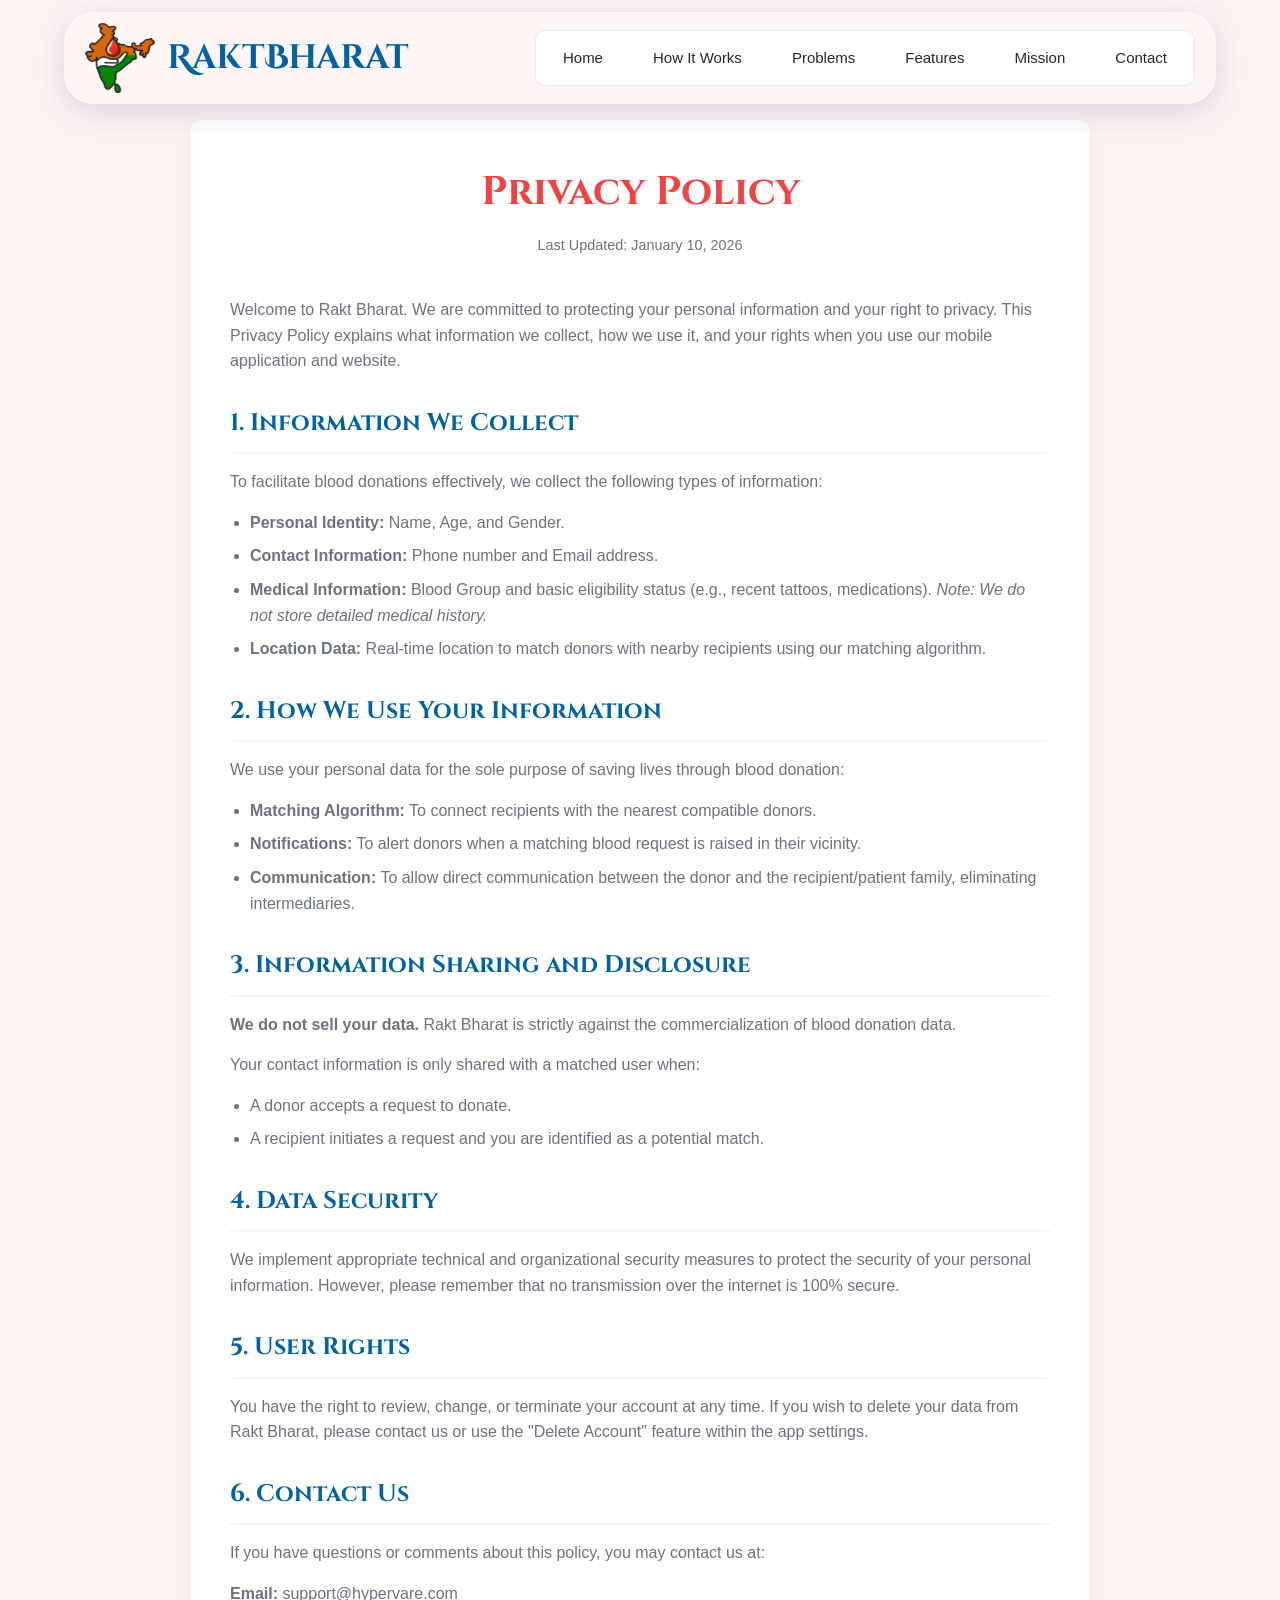
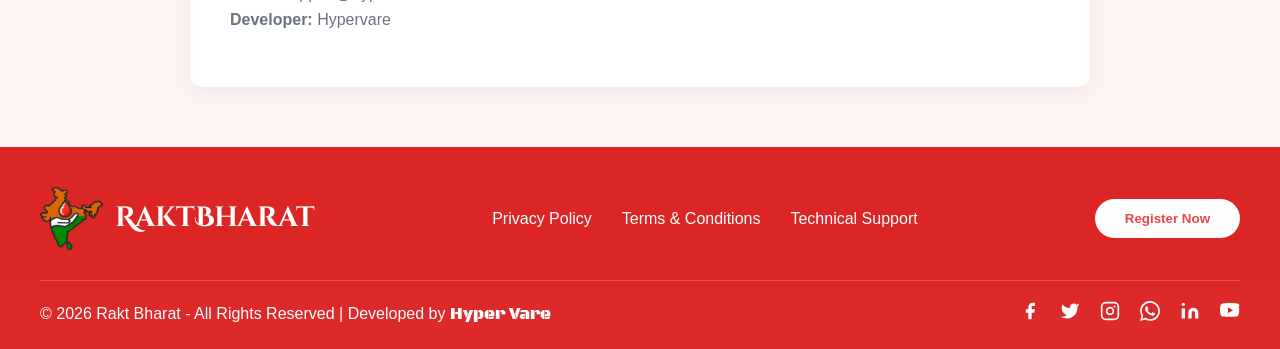
<file: privacy.html>
<!DOCTYPE html>
<html lang="en">

<head>
    <meta charset="UTF-8">
    <meta name="viewport" content="width=device-width, initial-scale=1.0">
    <title>Privacy Policy - RaktBharat</title>
    <meta name="description" content="Privacy Policy for Rakt Bharat Application.">
    <link rel="shortcut icon" href="/Assets/raktBharat.png" type="image/x-icon">
    <link href="https://fonts.googleapis.com/css2?family=Cinzel:wght@400;600;700&display=swap" rel="stylesheet">
    <link rel="preconnect" href="https://fonts.googleapis.com">
    <link rel="preconnect" href="https://fonts.gstatic.com" crossorigin>
    <link href="https://fonts.googleapis.com/css2?family=Cinzel+Decorative:wght@400;700;900&family=Poppins:ital,wght@0,100;0,200;0,300;0,400;0,500;0,600;0,700;0,800;0,900;1,100;1,200;1,300;1,400;1,500;1,600;1,700;1,800;1,900&display=swap" rel="stylesheet">
    <link rel="preconnect" href="https://fonts.googleapis.com">
    <link rel="preconnect" href="https://fonts.gstatic.com" crossorigin>
    <link href="https://fonts.googleapis.com/css2?family=Black+Ops+One&family=Cinzel+Decorative:wght@400;700;900&family=Playwrite+IN:wght@100..400&family=Poppins:ital,wght@0,100;0,200;0,300;0,400;0,500;0,600;0,700;0,800;0,900;1,100;1,200;1,300;1,400;1,500;1,600;1,700;1,800;1,900&display=swap" rel="stylesheet">
    <link rel="stylesheet" href="styles.css">
    <link href="https://unpkg.com/aos@2.3.4/dist/aos.css" rel="stylesheet">

</head>

<body>
    <!-- navigation -->
    <nav class="navbar">
        <div class="nav-container" data-aos="fade-down">
            <a href="index.html" class="logo">
                <img src="/Assets/raktBharat.png" alt="RaktBharat Logo">
                <span>RaktBharat</span>
            </a>
            <!-- Hamburger (MOBILE ONLY) -->
            <button class="menu-toggle" aria-label="Open menu" aria-expanded="false">
                <span class="menu-bar"></span>
                <span class="menu-bar"></span>
                <span class="menu-bar"></span>
            </button>
            <div class="nav-menu">
                <a href="index.html#home">Home</a>
                <a href="index.html#how-it-works">How It Works</a>
                <a href="index.html#problems">Problems</a>
                <a href="index.html#features">Features</a>
                <a href="index.html#mission">Mission</a>
                <a href="index.html#contact">Contact</a>
            </div>
        </div>
    </nav>

    <!-- Legal Section -->
    <section class="legal-section">
        <div class="legal-container" data-aos="fade-up">
            <h1 class="legal-title">Privacy Policy</h1>
            <p class="last-updated">Last Updated: January 10, 2026</p>

            <div class="legal-content">
                <p>Welcome to Rakt Bharat. We are committed to protecting your personal information and your right to
                    privacy. This Privacy Policy explains what information we collect, how we use it, and your rights
                    when you use our mobile application and website.</p>

                <h2>1. Information We Collect</h2>
                <p>To facilitate blood donations effectively, we collect the following types of information:</p>
                <ul>
                    <li><strong>Personal Identity:</strong> Name, Age, and Gender.</li>
                    <li><strong>Contact Information:</strong> Phone number and Email address.</li>
                    <li><strong>Medical Information:</strong> Blood Group and basic eligibility status (e.g., recent
                        tattoos, medications). <em>Note: We do not store detailed medical history.</em></li>
                    <li><strong>Location Data:</strong> Real-time location to match donors with nearby recipients using
                        our matching algorithm.</li>
                </ul>

                <h2>2. How We Use Your Information</h2>
                <p>We use your personal data for the sole purpose of saving lives through blood donation:</p>
                <ul>
                    <li><strong>Matching Algorithm:</strong> To connect recipients with the nearest compatible donors.
                    </li>
                    <li><strong>Notifications:</strong> To alert donors when a matching blood request is raised in their
                        vicinity.</li>
                    <li><strong>Communication:</strong> To allow direct communication between the donor and the
                        recipient/patient family, eliminating intermediaries.</li>
                </ul>

                <h2>3. Information Sharing and Disclosure</h2>
                <p><strong>We do not sell your data.</strong> Rakt Bharat is strictly against the commercialization of
                    blood donation data.</p>
                <p>Your contact information is only shared with a matched user when:</p>
                <ul>
                    <li>A donor accepts a request to donate.</li>
                    <li>A recipient initiates a request and you are identified as a potential match.</li>
                </ul>

                <h2>4. Data Security</h2>
                <p>We implement appropriate technical and organizational security measures to protect the security of
                    your personal information. However, please remember that no transmission over the internet is 100%
                    secure.</p>

                <h2>5. User Rights</h2>
                <p>You have the right to review, change, or terminate your account at any time. If you wish to delete
                    your data from Rakt Bharat, please contact us or use the "Delete Account" feature within the app
                    settings.</p>

                <h2>6. Contact Us</h2>
                <p>If you have questions or comments about this policy, you may contact us at:</p>
                <p><strong>Email:</strong> support@hypervare.com<br>
                    <strong>Developer:</strong> Hypervare
                </p>
            </div>
        </div>
    </section>

    <!-- Footer -->
    <footer class="footer">
        <div class="footer-container">
            <div class="footer-left">
                <img src="/Assets/raktBharat.png" alt="RaktBharat Logo" class="footer-logo">
                <span class="footer-brand">RaktBharat</span>
            </div>
    
            <div class="footer-center">
                <a href="privacy.html">Privacy Policy</a>
    
                <a href="terms.html">Terms & Conditions</a>
    
                <a href="https://hypervare.com/contact/" target="_blank" rel="noopener noreferrer">Technical Support</a>
            </div>
    
            <div class="footer-right">
    
                <!-- <button style="display: flex; align-items: center; gap: 8px;" class="cta-button">Ready to get started <span style="font-size: 18px;">➞</span></button> -->
    
                <a href="https://raktbharat.life/create/user" style="text-decoration: none;">
                    <button class="cta-button">Register Now</button>
                </a>
            </div>
        </div>
        <div class="footer-bottom">
            <p>&copy; 2026 Rakt Bharat - All Rights Reserved | Developed by <a href="https://hypervare.com/"
                    style="text-decoration: none;"> <span id="hypervare-brand">Hyper Vare</span></a></p>
            <div class="social-links">
                <a href="https://www.facebook.com/people/Rakt-Bharat/61579596333370/" target="_blank"
                    rel="noopener noreferrer" aria-label="Facebook">
                    <svg width="20" height="20" fill="white" viewBox="0 0 24 24">
                        <path d="M18 2h-3a5 5 0 00-5 5v3H7v4h3v8h4v-8h3l1-4h-4V7a1 1 0 011-1h3z" />
                    </svg>
                </a>
    
                <a href="https://x.com/RaktBharat?t=fxhAiiFDmLee1asrWev5tA&s=09" target="_blank" rel="noopener noreferrer"
                    aria-label="Twitter">
                    <svg width="20" height="20" fill="white" viewBox="0 0 24 24">
                        <path
                            d="M23 3a10.9 10.9 0 01-3.14 1.53 4.48 4.48 0 00-7.86 3v1A10.66 10.66 0 013 4s-4 9 5 13a11.64 11.64 0 01-7 2c9 5 20 0 20-11.5a4.5 4.5 0 00-.08-.83A7.72 7.72 0 0023 3z" />
                    </svg>
                </a>
    
                <a href="https://www.instagram.com/raktbharat/" target="_blank" rel="noopener noreferrer"
                    aria-label="Instagram" class="social-icon instagram">
    
                    <svg viewBox="0 0 24 24" width="20" height="20">
                        <!-- Camera outline -->
                        <rect x="2" y="2" width="20" height="20" rx="5" ry="5" fill="none" stroke="white"
                            stroke-width="2" />
    
                        <!-- Lens -->
                        <circle cx="12" cy="12" r="4" fill="none" stroke="white" stroke-width="2" />
    
                        <!-- Flash dot -->
                        <circle cx="17.5" cy="6.5" r="1.2" fill="white" />
                    </svg>
    
                </a>
    
                <a href="https://api.whatsapp.com/send/?phone=917568636889&type=phone_number&app_absent=0" target="_blank"
                    rel="noopener noreferrer" aria-label="WhatsApp">
                    <svg width="20" height="20" fill="white" viewBox="0 0 24 24">
                        <path
                            d="M.057 24l1.687-6.163c-1.041-1.804-1.588-3.849-1.587-5.946.003-6.556 5.338-11.891 11.893-11.891 3.181.001 6.167 1.24 8.413 3.488 2.245 2.248 3.481 5.236 3.48 8.414-.003 6.557-5.338 11.892-11.893 11.892-1.99-.001-3.951-.5-5.688-1.448l-6.305 1.654zm6.597-3.807c1.676.995 3.276 1.591 5.392 1.592 5.448 0 9.886-4.434 9.889-9.885.002-5.298-4.3-9.886-9.891-9.886-5.452 0-9.887 4.434-9.889 9.884-.001 2.225.651 3.891 1.746 5.634l-.999 3.648 3.742-.981zm11.387-5.464c-.074-.124-.272-.198-.57-.347-.297-.149-1.758-.868-2.031-.967-.272-.099-.47-.149-.669.149-.198.297-.768.967-.941 1.165-.173.198-.347.223-.644.074-.297-.149-1.255-.462-2.39-1.475-.883-.788-1.48-1.761-1.653-2.059-.173-.297-.018-.458.13-.606.134-.133.297-.347.446-.521.151-.172.2-.296.3-.495.099-.198.05-.372-.025-.521-.075-.148-.669-1.611-.916-2.206-.242-.579-.487-.501-.669-.51l-.57-.01c-.198 0-.52.074-.792.372-.272.297-1.04 1.016-1.04 2.479 0 1.462 1.065 2.875 1.213 3.074.149.198 2.095 3.2 5.076 4.487 2.979 1.288 2.979.859 3.523.809.546-.05 1.759-.718 2.006-1.412.248-.695.248-1.29.173-1.414z" />
                    </svg>
                </a>
    
                <a href="https://www.linkedin.com/in/rakt-bharat-27b863380/?utm_source=share&utm_campaign=share_via&utm_content=profile&utm_medium=android_app"
                    target="_blank" rel="noopener noreferrer" aria-label="LinkedIn">
                    <svg width="20" height="20" fill="white" viewBox="0 0 24 24">
                        <path d="M16 8a6 6 0 016 6v7h-4v-7a2 2 0 00-4 0v7h-4v-7a6 6 0 016-6z" />
                        <rect x="2" y="9" width="4" height="12" />
                        <circle cx="4" cy="4" r="2" />
                    </svg>
                </a>
    
                <a href="https://www.youtube.com/channel/UC39kq3A71HzUto5qg4kjqjQ" target="_blank" rel="noopener noreferrer"
                    aria-label="YouTube">
                    <svg width="20" height="20" fill="white" viewBox="0 0 24 24">
                        <path
                            d="M23.5 6.2s-.2-1.6-.9-2.3c-.8-.9-1.7-.9-2.1-1C17.6 2.5 12 2.5 12 2.5h0s-5.6 0-8.5.4c-.4.1-1.3.1-2.1 1-.7.7-.9 2.3-.9 2.3S0 8 0 9.8v1.9c0 1.8.5 3.6.5 3.6s.2 1.6.9 2.3c.8.9 1.9.9 2.4 1 1.7.2 7.2.4 7.2.4s5.6 0 8.5-.4c.4-.1 1.3-.1 2.1-1 .7-.7.9-2.3.9-2.3s.5-1.8.5-3.6V9.8c0-1.8-.5-3.6-.5-3.6zM9.5 14.6V7.4l6.2 3.6-6.2 3.6z" />
                    </svg>
                </a>
            </div>
        </div>
    </footer>

    <!-- Scroll to Top Button -->
    <button id="scrollToTopBtn" class="scroll-top" aria-label="Scroll to top">
        <svg class="progress-ring" width="64" height="64">
            <circle class="progress-ring__circle" stroke-width="4" fill="transparent" r="30" cx="32" cy="32" />
        </svg>

        <span class="scroll-inner">
            <svg viewBox="0 0 24 24">
                <path d="M12 17V7M7.5 11.5L12 7L16.5 11.5" fill="none" stroke="white" stroke-width="3"
                    stroke-linecap="round" stroke-linejoin="round" />
            </svg>
        </span>
    </button>

    <script src="https://unpkg.com/aos@2.3.4/dist/aos.js"></script>
    <script src="script.js"></script>

</body>

</html>
</file>
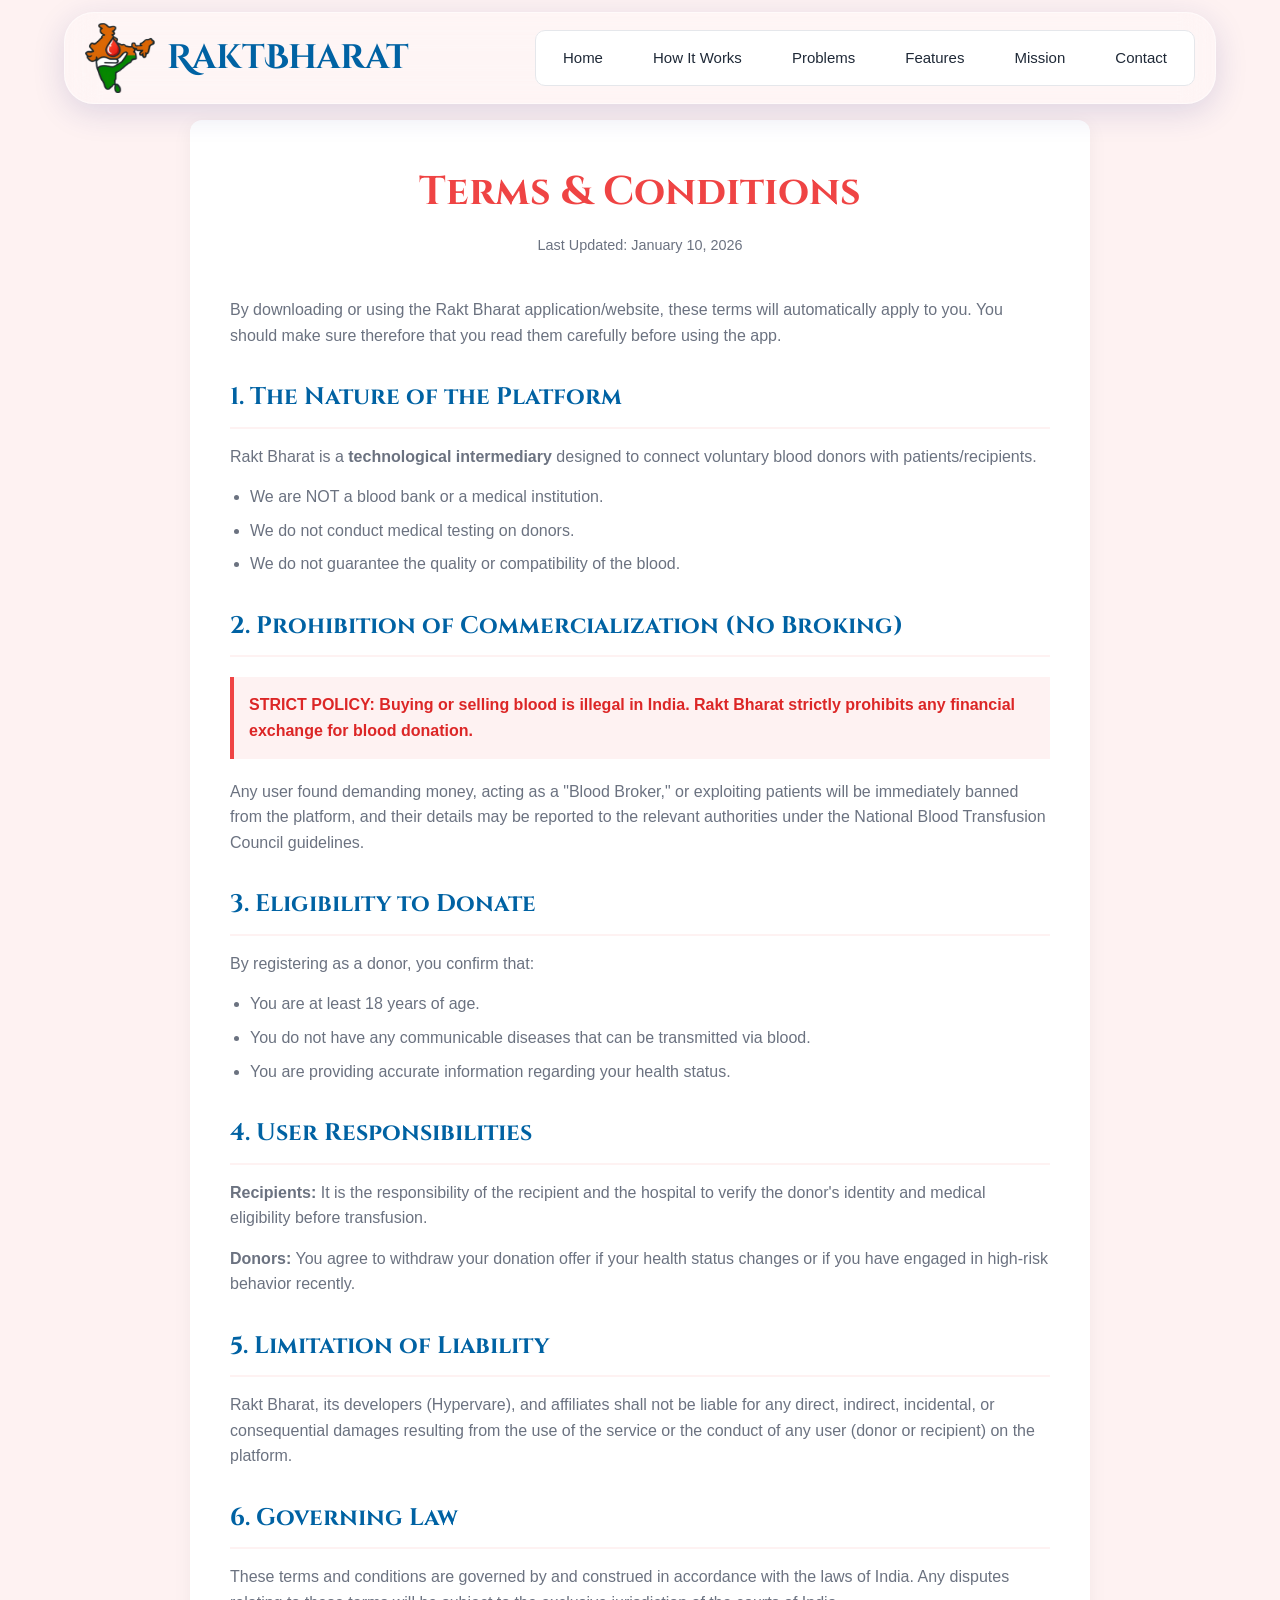
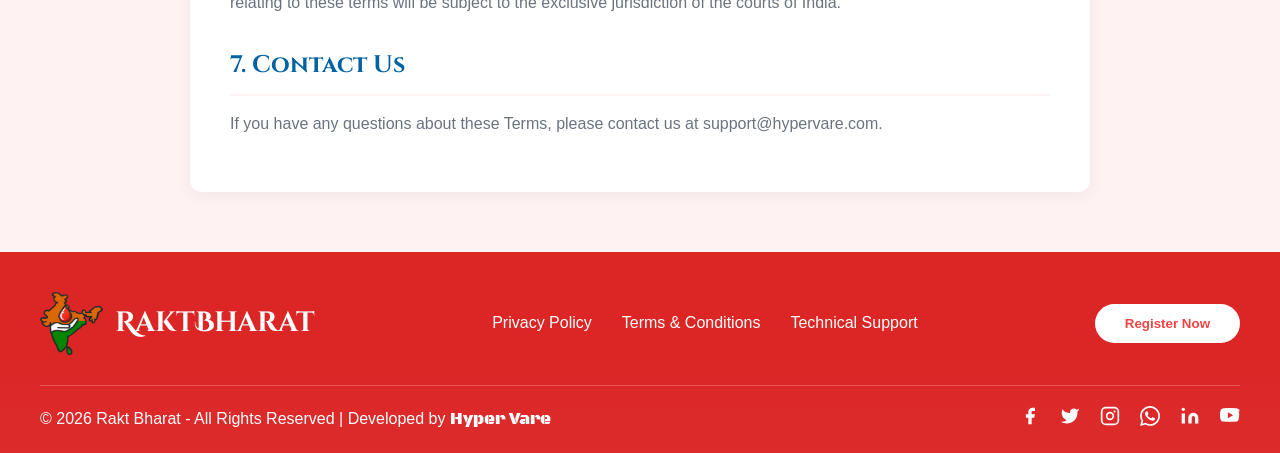
<file: terms.html>
<!DOCTYPE html>
<html lang="en">

<head>
    <meta charset="UTF-8">
    <meta name="viewport" content="width=device-width, initial-scale=1.0">
    <title>Terms & Conditions - RaktBharat</title>
    <meta name="description" content="Terms and Conditions for using Rakt Bharat.">
    <link rel="shortcut icon" href="/Assets/raktBharat.png" type="image/x-icon">
    <link href="https://fonts.googleapis.com/css2?family=Cinzel:wght@400;600;700&display=swap" rel="stylesheet">
    <link rel="preconnect" href="https://fonts.googleapis.com">
    <link rel="preconnect" href="https://fonts.gstatic.com" crossorigin>
    <link href="https://fonts.googleapis.com/css2?family=Cinzel+Decorative:wght@400;700;900&family=Poppins:ital,wght@0,100;0,200;0,300;0,400;0,500;0,600;0,700;0,800;0,900;1,100;1,200;1,300;1,400;1,500;1,600;1,700;1,800;1,900&display=swap" rel="stylesheet">
    <link rel="preconnect" href="https://fonts.googleapis.com">
    <link rel="preconnect" href="https://fonts.gstatic.com" crossorigin>
    <link href="https://fonts.googleapis.com/css2?family=Black+Ops+One&family=Cinzel+Decorative:wght@400;700;900&family=Playwrite+IN:wght@100..400&family=Poppins:ital,wght@0,100;0,200;0,300;0,400;0,500;0,600;0,700;0,800;0,900;1,100;1,200;1,300;1,400;1,500;1,600;1,700;1,800;1,900&display=swap" rel="stylesheet">
    <link rel="stylesheet" href="styles.css">
    <link href="https://unpkg.com/aos@2.3.4/dist/aos.css" rel="stylesheet">

</head>

<body>
    <!-- navigation -->
    <nav class="navbar">
        <div class="nav-container" data-aos="fade-down">
            <a href="index.html" class="logo">
                <img src="/Assets/raktBharat.png" alt="RaktBharat Logo">
                <span>RaktBharat</span>
            </a>
            <!-- Hamburger (MOBILE ONLY) -->
            <button class="menu-toggle" aria-label="Open menu" aria-expanded="false">
                <span class="menu-bar"></span>
                <span class="menu-bar"></span>
                <span class="menu-bar"></span>
            </button>
            <div class="nav-menu">
                <a href="index.html#home">Home</a>
                <a href="index.html#how-it-works">How It Works</a>
                <a href="index.html#problems">Problems</a>
                <a href="index.html#features">Features</a>
                <a href="index.html#mission">Mission</a>
                <a href="index.html#contact">Contact</a>
            </div>
        </div>
    </nav>

    <!-- Legal Section -->
    <section class="legal-section">
        <div class="legal-container" data-aos="fade-up">
            <h1 class="legal-title">Terms & Conditions</h1>
            <p class="last-updated">Last Updated: January 10, 2026</p>

            <div class="legal-content">
                <p>By downloading or using the Rakt Bharat application/website, these terms will automatically apply to
                    you. You should make sure therefore that you read them carefully before using the app.</p>

                <h2>1. The Nature of the Platform</h2>
                <p>Rakt Bharat is a <strong>technological intermediary</strong> designed to connect voluntary blood
                    donors with patients/recipients. </p>
                <ul>
                    <li>We are NOT a blood bank or a medical institution.</li>
                    <li>We do not conduct medical testing on donors.</li>
                    <li>We do not guarantee the quality or compatibility of the blood.</li>
                </ul>

                <h2>2. Prohibition of Commercialization (No Broking)</h2>
                <div class="alert-box">
                    STRICT POLICY: Buying or selling blood is illegal in India. Rakt Bharat strictly prohibits any
                    financial exchange for blood donation.
                </div>
                <p>Any user found demanding money, acting as a "Blood Broker," or exploiting patients will be
                    immediately banned from the platform, and their details may be reported to the relevant authorities
                    under the National Blood Transfusion Council guidelines.</p>

                <h2>3. Eligibility to Donate</h2>
                <p>By registering as a donor, you confirm that:</p>
                <ul>
                    <li>You are at least 18 years of age.</li>
                    <li>You do not have any communicable diseases that can be transmitted via blood.</li>
                    <li>You are providing accurate information regarding your health status.</li>
                </ul>

                <h2>4. User Responsibilities</h2>
                <p><strong>Recipients:</strong> It is the responsibility of the recipient and the hospital to verify the
                    donor's identity and medical eligibility before transfusion.</p>
                <p><strong>Donors:</strong> You agree to withdraw your donation offer if your health status changes or
                    if you have engaged in high-risk behavior recently.</p>

                <h2>5. Limitation of Liability</h2>
                <p>Rakt Bharat, its developers (Hypervare), and affiliates shall not be liable for any direct, indirect,
                    incidental, or consequential damages resulting from the use of the service or the conduct of any
                    user (donor or recipient) on the platform.</p>

                <h2>6. Governing Law</h2>
                <p>These terms and conditions are governed by and construed in accordance with the laws of India. Any
                    disputes relating to these terms will be subject to the exclusive jurisdiction of the courts of
                    India.</p>

                <h2>7. Contact Us</h2>
                <p>If you have any questions about these Terms, please contact us at support@hypervare.com.</p>
            </div>
        </div>
    </section>

    <!-- Footer -->
    <footer class="footer">
        <div class="footer-container">
            <div class="footer-left">
                <img src="/Assets/raktBharat.png" alt="RaktBharat Logo" class="footer-logo">
                <span class="footer-brand">RaktBharat</span>
            </div>
    
            <div class="footer-center">
                <a href="privacy.html">Privacy Policy</a>
    
                <a href="terms.html">Terms & Conditions</a>
    
                <a href="https://hypervare.com/contact/" target="_blank" rel="noopener noreferrer">Technical Support</a>
            </div>
    
            <div class="footer-right">
    
                <!-- <button style="display: flex; align-items: center; gap: 8px;" class="cta-button">Ready to get started <span style="font-size: 18px;">➞</span></button> -->
    
                <a href="https://raktbharat.life/create/user" style="text-decoration: none;">
                    <button class="cta-button">Register Now</button>
                </a>
            </div>
        </div>
        <div class="footer-bottom">
            <p>&copy; 2026 Rakt Bharat - All Rights Reserved | Developed by <a href="https://hypervare.com/"
                    style="text-decoration: none;"> <span id="hypervare-brand">Hyper Vare</span></a></p>
            <div class="social-links">
                <a href="https://www.facebook.com/people/Rakt-Bharat/61579596333370/" target="_blank"
                    rel="noopener noreferrer" aria-label="Facebook">
                    <svg width="20" height="20" fill="white" viewBox="0 0 24 24">
                        <path d="M18 2h-3a5 5 0 00-5 5v3H7v4h3v8h4v-8h3l1-4h-4V7a1 1 0 011-1h3z" />
                    </svg>
                </a>
    
                <a href="https://x.com/RaktBharat?t=fxhAiiFDmLee1asrWev5tA&s=09" target="_blank" rel="noopener noreferrer"
                    aria-label="Twitter">
                    <svg width="20" height="20" fill="white" viewBox="0 0 24 24">
                        <path
                            d="M23 3a10.9 10.9 0 01-3.14 1.53 4.48 4.48 0 00-7.86 3v1A10.66 10.66 0 013 4s-4 9 5 13a11.64 11.64 0 01-7 2c9 5 20 0 20-11.5a4.5 4.5 0 00-.08-.83A7.72 7.72 0 0023 3z" />
                    </svg>
                </a>
    
                <a href="https://www.instagram.com/raktbharat/" target="_blank" rel="noopener noreferrer"
                    aria-label="Instagram" class="social-icon instagram">
    
                    <svg viewBox="0 0 24 24" width="20" height="20">
                        <!-- Camera outline -->
                        <rect x="2" y="2" width="20" height="20" rx="5" ry="5" fill="none" stroke="white"
                            stroke-width="2" />
    
                        <!-- Lens -->
                        <circle cx="12" cy="12" r="4" fill="none" stroke="white" stroke-width="2" />
    
                        <!-- Flash dot -->
                        <circle cx="17.5" cy="6.5" r="1.2" fill="white" />
                    </svg>
    
                </a>
    
                <a href="https://api.whatsapp.com/send/?phone=917568636889&type=phone_number&app_absent=0" target="_blank"
                    rel="noopener noreferrer" aria-label="WhatsApp">
                    <svg width="20" height="20" fill="white" viewBox="0 0 24 24">
                        <path
                            d="M.057 24l1.687-6.163c-1.041-1.804-1.588-3.849-1.587-5.946.003-6.556 5.338-11.891 11.893-11.891 3.181.001 6.167 1.24 8.413 3.488 2.245 2.248 3.481 5.236 3.48 8.414-.003 6.557-5.338 11.892-11.893 11.892-1.99-.001-3.951-.5-5.688-1.448l-6.305 1.654zm6.597-3.807c1.676.995 3.276 1.591 5.392 1.592 5.448 0 9.886-4.434 9.889-9.885.002-5.298-4.3-9.886-9.891-9.886-5.452 0-9.887 4.434-9.889 9.884-.001 2.225.651 3.891 1.746 5.634l-.999 3.648 3.742-.981zm11.387-5.464c-.074-.124-.272-.198-.57-.347-.297-.149-1.758-.868-2.031-.967-.272-.099-.47-.149-.669.149-.198.297-.768.967-.941 1.165-.173.198-.347.223-.644.074-.297-.149-1.255-.462-2.39-1.475-.883-.788-1.48-1.761-1.653-2.059-.173-.297-.018-.458.13-.606.134-.133.297-.347.446-.521.151-.172.2-.296.3-.495.099-.198.05-.372-.025-.521-.075-.148-.669-1.611-.916-2.206-.242-.579-.487-.501-.669-.51l-.57-.01c-.198 0-.52.074-.792.372-.272.297-1.04 1.016-1.04 2.479 0 1.462 1.065 2.875 1.213 3.074.149.198 2.095 3.2 5.076 4.487 2.979 1.288 2.979.859 3.523.809.546-.05 1.759-.718 2.006-1.412.248-.695.248-1.29.173-1.414z" />
                    </svg>
                </a>
    
                <a href="https://www.linkedin.com/in/rakt-bharat-27b863380/?utm_source=share&utm_campaign=share_via&utm_content=profile&utm_medium=android_app"
                    target="_blank" rel="noopener noreferrer" aria-label="LinkedIn">
                    <svg width="20" height="20" fill="white" viewBox="0 0 24 24">
                        <path d="M16 8a6 6 0 016 6v7h-4v-7a2 2 0 00-4 0v7h-4v-7a6 6 0 016-6z" />
                        <rect x="2" y="9" width="4" height="12" />
                        <circle cx="4" cy="4" r="2" />
                    </svg>
                </a>
    
                <a href="https://www.youtube.com/channel/UC39kq3A71HzUto5qg4kjqjQ" target="_blank" rel="noopener noreferrer"
                    aria-label="YouTube">
                    <svg width="20" height="20" fill="white" viewBox="0 0 24 24">
                        <path
                            d="M23.5 6.2s-.2-1.6-.9-2.3c-.8-.9-1.7-.9-2.1-1C17.6 2.5 12 2.5 12 2.5h0s-5.6 0-8.5.4c-.4.1-1.3.1-2.1 1-.7.7-.9 2.3-.9 2.3S0 8 0 9.8v1.9c0 1.8.5 3.6.5 3.6s.2 1.6.9 2.3c.8.9 1.9.9 2.4 1 1.7.2 7.2.4 7.2.4s5.6 0 8.5-.4c.4-.1 1.3-.1 2.1-1 .7-.7.9-2.3.9-2.3s.5-1.8.5-3.6V9.8c0-1.8-.5-3.6-.5-3.6zM9.5 14.6V7.4l6.2 3.6-6.2 3.6z" />
                    </svg>
                </a>
            </div>
        </div>
    </footer>

    <!-- Scroll to Top Button -->
    <button id="scrollToTopBtn" class="scroll-top" aria-label="Scroll to top">
        <svg class="progress-ring" width="64" height="64">
            <circle class="progress-ring__circle" stroke-width="4" fill="transparent" r="30" cx="32" cy="32" />
        </svg>

        <span class="scroll-inner">
            <svg viewBox="0 0 24 24">
                <path d="M12 17V7M7.5 11.5L12 7L16.5 11.5" fill="none" stroke="white" stroke-width="3"
                    stroke-linecap="round" stroke-linejoin="round" />
            </svg>
        </span>
    </button>

    <script src="https://unpkg.com/aos@2.3.4/dist/aos.js"></script>
    <script src="script.js"></script>

</body>

</html>
</file>
<file: styles.css>
* {
  margin: 0;
  padding: 0;
  box-sizing: border-box;
}

html,
body {
  width: 100%;
  max-width: 100%;
  overflow-x: hidden;
}

section {
  margin: 0;
  scroll-margin-top: 100px;
  max-width: 100vw;
  overflow-x: hidden;
}

:root {
  /* Primary - Blood/Urgency */
  --primary-red: #ef4444;
  --secondary-red: #dc2626;
  --deep-red: #b91c1c;

    /* Secondary - Trust/Professional */
  --primary-blue: #0062a3;
  --secondary-blue: #004AAB;

    /* Neutrals */
  --text-dark: #111827;
  --text-gray: #6b7280;
  --bg-light: #fef2f2;
  --bg-blue-light: #eff6ff;
  --bg-white: #ffffff;
  --border-gray: #e5e7eb;
}

body {
  font-family: "Inter", -apple-system, BlinkMacSystemFont, "Segoe UI", sans-serif;
  color: var(--text-dark);
  line-height: 1.6;
  overflow-x: hidden;
}

/* NAVIGATION */
.navbar {
  position: fixed;
  top: 12px;
  left: 50%;
  transform: translateX(-50%);
  width: 90%;
  max-width: 1200px;
  z-index: 1000;
  padding: 10px 20px;
  border-radius: 30px;
  background: rgba(255, 255, 255, 0.25);
  backdrop-filter: blur(16px);
  -webkit-backdrop-filter: blur(16px);
  border: 1px solid rgba(255, 255, 255, 0.5);
  box-shadow: 0 8px 32px 0 rgba(31, 38, 135, 0.15);
  transition: all .3s ease;
}

.nav-container {
  max-width: 1200px;
  margin: 0 auto;
  border: none;
  padding: 0;
  display: flex;
  justify-content: space-between;
  align-items: center;
}

/* Logo - Red for blood theme identity */
.logo {
  display: flex;
  align-items: center;
  gap: 12px;
  text-decoration: none;
  font-size: 34px;
  font-weight: 700;
  font-family: "Cinzel Decorative", serif;
  color: var(--primary-blue);
}

.logo img {
  width: 70px;
  height: 70px;
}

.nav-menu {
  display: flex;
  gap: 2px;
  background: white;
  border: 1px solid var(--border-gray);
  border-radius: 10px;
  padding: 3px;
  align-items: center;
}

.nav-menu a {
  text-decoration: none;
  color: var(--text-dark);
  font-size: 15px;
  padding: 12px 24px;
  border-radius: 8px;
  transition: all 0.2s;
}

.nav-menu a:hover,
.nav-menu a.active {
  background: var(--primary-red);
  color: white;
}

.menu-toggle {
  display: none;
}

/* HERO SECTION */

.hero-section {
  background: var(--bg-white);
  position: relative;
  overflow: hidden;
  isolation: isolate;
  scroll-margin-top: 100px;
  padding-bottom: 40px;
}

.hero-container {
  max-width: 1200px;
  margin-inline: auto;
  padding-inline: clamp(16px, 3vw, 28px);
  max-height: 655px;
  display: grid;
  grid-template-columns: minmax(320px, 1fr) minmax(420px, 560px) minmax(280px, 1fr);
  align-items: center;
  column-gap: clamp(18px, 3vw, 44px);
}

.hero-left {
  justify-self: start;
  align-self: end;
  display: grid;
  place-items: end center;
  width: 90%;
  pointer-events: none;
  transform: translateX(clamp(-250px, -12vw, -180px)) translateY(30px);
  height: 100%;
}

.arm-illustration {
  width: clamp(150px, 34vw, 960px);
  height: auto;
}

.hero-right {
  justify-self: end;
  display: grid;
  place-items: center;
  width: 90%;
  pointer-events: none;
  transform: translateX(clamp(60px, 4vw, 50px));
  position: relative;
  z-index: 3;
}

.blood-bag {
  width: clamp(190px, 19vw, 160px);
  height: auto;
}

.hero-center {
  width: 100%;
  text-align: center;
  z-index: 2;
  display: flex;
  flex-direction: column;
  align-items: center;
  gap: 2px;
}

.hero-title {
  display: flex;
  flex-direction: column;
  align-items: center;
  gap: 2px;
  margin-top: 30px;
}

/* Main title - Bold Red */
.title-blood,
.title-donation {
  font-size: clamp(56px, 5.6vw, 88px);
  font-weight: 800;
  line-height: 0.9;
  color: var(--primary-red);
}

/* "Saves" - Blue for trust/hope */
.title-saves {
  font-size: clamp(44px, 4.6vw, 70px);
  font-weight: 500;
  font-style: italic;
  color: var(--primary-blue);
}

.decorative-dots {
  display: grid;
  justify-items: center;
  row-gap: 2px;
  margin: 5px 0;
}

/* Dots - Red like blood drops */
.decorative-dots::before {
  content: "";
  width: 160px;
  height: 10px;
  background: radial-gradient(circle, var(--primary-red) 5px, transparent 6px) 0 50% / 20px 10px repeat-x;
}


.decorative-dots>.strength-pill {
  padding: 10px 22px;
  border-radius: 999px;
  background: var(--primary-blue);
  color: white;
  font-size: 14px;
  font-style: italic;
}

.hero-description {
  max-width: 52ch;
  margin: 6px auto 14px;
  font-size: 16px;
}

.hero-buttons {
  display: flex;
  gap: 18px;
  justify-content: center;
  flex-wrap: wrap;
}

/* Strength pill - Blue for professional touch */
.btn-donate {
  background: var(--primary-red);
  color: white;
  border-radius: 999px;
  padding: 12px 30px;
  font-weight: 700;
  border: none;
  transition: all 0.3s;
  text-decoration: none;
  display: inline-block;
  text-align: center;
}

.btn-donate:hover {
  background: var(--secondary-red);
  transform: translateY(-2px);
  box-shadow: 0 8px 20px rgba(239, 68, 68, 0.4);
}

.btn-donate-red {
  background: white;
  border-radius: 999px;
  padding: 12px 30px;
  font-weight: 700;
  border: 2px solid var(--primary-red);
  color: var(--primary-red);
  transition: all 0.3s;
  text-decoration: none;
}

.btn-donate-red:hover {
  background: var(--primary-red);
  color: white;
  transform: translateY(-2px);
  box-shadow: 0 8px 20px rgba(239, 68, 68, 0.3);
}

/* Responsive Hero */
@media (max-width: 767px) {
  .hero-container {
    margin-top: 70px;
    grid-template-columns: 1fr;
    min-height: auto;
    padding-bottom: 24px;
    width: 100%;
    max-width: 100%;
    overflow-x: hidden;
  }

  .hero-left,
  .hero-right {
    display: none;
  }
  .hero-section {
    padding-bottom: 16px;
    padding-top: 32px;
  }
  .hero-center {
    padding: 0 10px;
    gap: 10px;
  }
  .hero-title {
    margin-top: 10px;
    gap: 0;
  }
  .title-blood,
  .title-donation {
    font-size: 32px;
    line-height: 1.1;
  }
  .title-saves {
    font-size: 22px;
    line-height: 1.1;
  }
  .hero-description {
    font-size: 14px;
    margin: 8px auto 10px;
    max-width: 90vw;
  }
  .hero-buttons {
    flex-direction: column;
    gap: 10px;
    width: 100%;
    align-items: center;
  }
  .btn-donate,
  .btn-donate-red {
    width: 90%;
    padding: 10px 0;
    font-size: 15px;
  }
  .decorative-dots {
    margin: 8px 0 4px 0;
  }
  .decorative-dots::before {
    width: 100px;
    height: 8px;
    background-size: 14px 8px;
  }
  .decorative-dots > .strength-pill {
    font-size: 12px;
    padding: 7px 12px;
  }
}

/* IMPACT STRIP - Red Urgency Banner */

.impact-strip {
  position: relative;
  z-index: 10;
  background: linear-gradient(90deg, var(--primary-red), var(--secondary-red));
  border-top: 2px solid var(--deep-red);
  border-bottom: 2px solid var(--deep-red);
  color: white;
  overflow-x: hidden;
  white-space: nowrap;
  padding: 6px 0;
  width: 100%;
}

.impact-track {
  display: flex;
  width: max-content;
  max-width: 100vw;
  animation: train 20s linear infinite reverse;
}

.wagon {
  display: flex;
  flex-shrink: 0;
  font-size: 18px;
  letter-spacing: 2px;
  font-weight: 600;
}

.wagon span {
  margin: 0 32px;
}

@keyframes train {
  from {
    transform: translateX(0);
  }

  to {
    transform: translateX(-33.333%);
  }
}

/* VISION & MISSION - Alternating Red/Blue Cards */

.vision-mission-section {
  padding: 90px 20px;
  background: white;
}

.section-title {
  text-align: center;
  font-size: 40px;
  font-weight: 700;
  margin-bottom: 32px;
  color: var(--text-dark);
}

/* Red underline accent */
.section-title::after {
  content: "";
  display: block;
  width: 80px;
  height: 4px;
  background: var(--primary-red);
  margin: 12px auto 0;
  border-radius: 2px;
}

.vision-mission-container {
  max-width: 1200px;
  margin: 0 auto;
  display: grid;
  grid-template-columns: repeat(auto-fit, minmax(300px, 1fr));
  gap: 40px;
}

.card {
  background: white;
  border: 2px solid var(--border-gray);
  border-radius: 20px;
  padding: 40px;
  transition: all 0.3s;
  position: relative;
  overflow: hidden;
}

/* Vision Card - Red Theme */
.card:nth-child(odd) {
  border-top: 4px solid var(--primary-red);
}

.card:nth-child(odd):hover {
  transform: translateY(-5px);
  box-shadow: 0 15px 40px rgba(239, 68, 68, 0.15);
  border-color: var(--primary-red);
}

.card:nth-child(odd) .card-title {
  color: var(--primary-red);
}

/* Mission Card - Blue Theme */
.card:nth-child(even) {
  border-top: 4px solid var(--primary-blue);
}

.card:nth-child(even):hover {
  transform: translateY(-5px);
  box-shadow: 0 15px 40px rgba(0, 98, 163, 0.15);
  border-color: var(--primary-blue);
}

.card:nth-child(even) .card-title {
  color: var(--primary-blue);
}

.card-title {
  font-size: 32px;
  font-weight: 800;
  margin-bottom: 20px;
}

.card-text {
  color: var(--text-gray);
  line-height: 1.8;
}

/* PROBLEMS SECTION */

.problems-section {
  padding: 100px 20px;
  background: var(--bg-white);
}

.problems-header {
  max-width: 700px;
  margin: 0 auto 50px;
  text-align: center;
}

.section-subtitle {
  font-size: 18px;
  color: var(--primary-blue);
  margin-top: 12px;
  line-height: 1.6;
}

.problems-container {
  max-width: 1200px;
  margin: 0 auto;
  display: grid;
  grid-template-columns: repeat(auto-fit, minmax(320px, 1fr));
  gap: 40px;
}

.problem-card {
  background: var(--bg-white);
  border-radius: 24px;
  padding: 40px;
  position: relative;
  box-shadow: 0 20px 40px rgba(0, 0, 0, 0.06);
  transition: transform 0.3s ease, box-shadow 0.3s ease;
  border-left: 4px solid var(--primary-red);
}

.problem-card::before {
  content: "";
  position: absolute;
  inset: 0;
  border-radius: 24px;
  background: linear-gradient(135deg, rgba(239, 68, 68, 0.08), transparent 60%);
  opacity: 0;
  transition: opacity 0.3s ease;
}

.problem-card:hover {
  transform: translateY(-6px);
  box-shadow: 0 30px 60px rgba(239, 68, 68, 0.12);
}

.problem-card:hover::before {
  opacity: 1;
}

/* Badge - Red for urgency */
.problem-badge {
  display: inline-block;
  background: var(--primary-blue);
  color: white;
  font-size: 13px;
  font-weight: 700;
  padding: 6px 14px;
  border-radius: 999px;
  margin-bottom: 18px;
}

.problem-title {
  font-size: 26px;
  font-weight: 800;
  color: var(--text-dark);
  margin-bottom: 14px;
}

.problem-text {
  font-size: 16px;
  color: var(--text-gray);
  line-height: 1.8;
}

/* HOW IT WORKS */

.how-it-works-section {
  padding: 80px 20px;
  background: var(--bg-white, #fff);
  text-align: center;
}

.section-title {
  margin-bottom: 50px;
  font-size: 32px;
  font-weight: 800;
  color: #333;
}

.flexbox-container3 {
  display: flex;
  justify-content: center;
  align-items: flex-start;
  gap: 30px;
  flex-wrap: wrap;
  width: 100%;
  max-width: 1200px;
  margin: 0 auto;
}

.steps-container {
  display: flex;
  gap: 30px;
}

.flex-item {
  display: flex;
  flex-direction: column;
  align-items: center;
  width: 260px;
}

.flex-box3 {
  width: 100%;
  height: 260px;
  background-color: #e0e0e0;
  background-size: cover;
  background-repeat: no-repeat;
  background-position: center;
  border-radius: 25px;
  position: relative;
  box-shadow: 0 8px 20px rgba(0, 0, 0, 0.08);
  transition: transform 0.3s ease;
}

.flex-box3:hover {
  transform: translateY(-5px);
}

.flex-box3:not(.box-bg2):not(.box-bg3):not(.box-bg4) {
  background-image: url("https://raktbharat.life/static/media/requestFormImage.3a223deb638d00a16740.png");
}

.box-bg2 {
  background-image: url("https://raktbharat.life/static/media/analyseFormData.b2d41ef484ffe6d58659.png");
}

.box-bg3 {
  background-image: url("https://raktbharat.life/static/media/informUsers.f5b72103cd5265b4107e.png");
}

.box-bg4 {
  background-image: url("https://raktbharat.life/static/media/connectPeople.0beb890f8362570f0e85.png");
}

.step-box {
  position: absolute;
  bottom: 0;
  left: 0;
  background: var(--primary-blue, #0062a3);
  color: white;
  padding: 10px 25px;
  border-top-right-radius: 12px;
  border-bottom-left-radius: 25px;
  font-size: 16px;
  font-weight: bold;
  box-shadow: 2px -2px 10px rgba(0, 0, 0, 0.1);
}

.step-text {
  margin-top: 20px;
  text-align: center;
  padding: 0 10px;
}

.step-text h3 {
  font-size: 20px;
  font-weight: 700;
  color: #222;
  margin-bottom: 10px;
}

.step-text p {
  font-size: 15px;
  color: #666;
  line-height: 1.5;
}

/* Our Services */

.Our-services {
  display: flex;
  flex-direction: column;
  align-items: center;
  text-align: center;
  width: 100%;
  padding: 60px 5%;
  background: var(--bg-light);
  box-sizing: border-box;
}

.services-text {
  margin-bottom: 40px;
  max-width: 800px;
}

.services-text p {
  color: var(--secondary-blue);
  font-weight: bold;
  font-size: 28px !important;
  letter-spacing: 1px;
  text-transform: uppercase;
  margin-bottom: 10px;
}

.services-text h3 {
  font-size: 20px !important;
  margin-top: 0;
  font-weight: 800;
  color: #333;
}

.flex-container2 {
  display: flex;
  gap: 30px;
  justify-content: center;
  flex-wrap: wrap;
  width: 100%;
}

.flex-box2 {
  background: #fff;
  border-radius: 15px;
  width: 320px;
  box-shadow: 0 10px 30px rgba(0, 0, 0, 0.1);
  overflow: hidden;
  display: flex;
  flex-direction: column;
  text-align: center;
  transition: transform 0.3s ease;
}

.flex-box2:hover {
  transform: translateY(-5px);
}

.upper-section {
  width: 100%;
  height: 180px;
  background-color: var(--primary-blue);
}

.upper-section iframe {
  width: 100%;
  height: 100%;
  border: none;
}

.lower-section {
  padding: 25px;
  display: flex;
  flex-direction: column;
  align-items: center;
  flex-grow: 1;
}

.lower-section h3 {
  font-size: 20px;
  margin-bottom: 15px;
  font-weight: 700;
  color: #333;
}

.lower-section p {
  font-size: 15px;
  color: #666;
  line-height: 1.6;
  margin-bottom: 25px;
}

.read-more {
  margin-top: auto;
  background-color: var(--primary-blue);
  color: white;
  text-decoration: none;
  padding: 10px 30px;
  border-radius: 5px;
  font-weight: 600;
  font-size: 14px;
  display: inline-block;
  transition: background 0.3s, transform 0.2s;
}

.read-more:hover {
  background-color: var(--primary-blue);
  opacity: 0.9;
}

/* RESPONSIVE DESIGN (Mobile & Tablet) */

@media screen and (max-width: 1024px) {
  .flexbox-container3 {
    gap: 40px;
  }

  .steps-container {
    gap: 40px;
  }
}

@media screen and (max-width: 768px) {
  .how-it-works-section {
    padding: 50px 15px;
  }

  .flexbox-container3 {
    flex-direction: column;
    align-items: center;
  }

  .steps-container {
    flex-direction: column;
    width: 100%;
    align-items: center;
    gap: 40px;
  }

  .flex-item {
    width: 100%;
    max-width: 320px;
  }

  .flex-box3 {
    height: 220px;
  }
}

/* FEATURES SECTION */

.features-section {
  padding: 100px 20px;
  background: var(--bg-light);
}

.features-container {
  max-width: 1200px;
  margin: 0 auto;
  display: grid;
  grid-template-columns: repeat(auto-fit, minmax(300px, 1fr));
  gap: 40px;
}

.feature-card {
  background: var(--bg-white);
  border-radius: 20px;
  padding: 30px;
  text-align: center;
  transition: all 0.3s;
  border: 2px solid transparent;
}

/* Alternating card accents */
.feature-card:nth-child(3n+1) {
  border-top: 4px solid var(--primary-red);
}

.feature-card:nth-child(3n+1):hover {
  border-color: var(--primary-red);
  box-shadow: 0 15px 40px rgba(239, 68, 68, 0.12);
}

.feature-card:nth-child(3n+1) .feature-title {
  color: var(--primary-red);
}

.feature-card:nth-child(3n+2) {
  border-top: 4px solid var(--primary-blue);
}

.feature-card:nth-child(3n+2):hover {
  border-color: var(--primary-blue);
  box-shadow: 0 15px 40px rgba(0, 98, 163, 0.12);
}

.feature-card:nth-child(3n+2) .feature-title {
  color: var(--primary-blue);
}

.feature-card:nth-child(3n) {
  border-top: 4px solid var(--secondary-red);
}

.feature-card:nth-child(3n):hover {
  border-color: var(--secondary-red);
  box-shadow: 0 15px 40px rgba(220, 38, 38, 0.12);
}

.feature-card:nth-child(3n) .feature-title {
  color: var(--secondary-red);
}

.feature-card:hover {
  transform: translateY(-5px);
}

.feature-icon {
  margin-bottom: 20px;
}

.feature-icon img {
  width: 100%;
  max-width: 200px;
  height: auto;
  border-radius: 10px;
}

.feature-title {
  font-size: 20px;
  font-weight: 700;
  margin-bottom: 15px;
}

.feature-text {
  color: var(--text-gray);
  line-height: 1.6;
}

/* =============================================
   UNIFIED TEAM SECTION
   ============================================= */

/* 1. Main Container - Controls the background for the whole section */
.team-unified-section {
  background: var(--bg-light);
  /* seamless background color */
  padding: 80px 0;
  display: flex;
  flex-direction: column;
  align-items: center;
  width: 100%;
}

/* 2. Header Adjustment */
.Team-members {
  text-align: center;
  padding: 0 20px 40px 20px;
  /* Removed top padding, added bottom gap */
  width: 100%;
  background: transparent;
  /* Remove background from here */
}

/* 3. Flex Container for Cards */
.flex-container4 {
  align-items: stretch;
  display: flex;
  flex-wrap: wrap;
  gap: 20px;
  justify-content: center;
  padding: 0 20px;
  width: 100%;
}

/* 4. Individual Card Styling */
.flex-box4 {
  background-position: 50%;
  background-size: cover;
  box-shadow: 0 8px 24px rgba(239, 68, 68, 0.15);
  color: white;
  display: flex;
  flex-direction: column;
  height: 275px;
  position: relative;
  width: clamp(150px, 90vw, 185px);
  border: 2px solid transparent;
  transition: all 0.3s;
  border-radius: 20px;
}

.flex-box4:hover {
  border-color: var(--primary-red);
  box-shadow: 0 12px 32px rgba(239, 68, 68, 0.25);
}

/* Hover Content */
.hovering-content {
  height: 100%;
  padding: 20px;
  display: none;
  /* Hidden by default */
  border-radius: 20px;
  transition: .5s;
}

/* Hover Effects (Standard CSS syntax) */
.flex-box4:hover .hovering-content {
  backdrop-filter: blur(100px);
  -webkit-backdrop-filter: blur(100px);
  display: block;
  filter: none;
  transition: .5s;
}

.flex-box4:hover .bottom-left {
  display: none;
}

.hovering-content h3 {
  font-size: 17px;
  color: white;
}

.hovering-content p {
  font-size: 10px;
  color: rgba(255, 255, 255, 0.9);
}

.social-icons2 {
  size: 10px;
  align-items: center;
  display: flex;
  gap: 15px;
  margin-top: 5px;
}

/* Bottom Left Text */
.bottom-left {
  bottom: 10px;
  left: 10px;
  position: absolute;
  text-align: left;
  transition: .5s;
}

/* 5. "Let's Know" Box Styling */
.clear-flexbox {
  display: flex;
  justify-content: center;
  padding: 60px clamp(20px, 10%, 120px) 0;
  /* Adjusted padding to fit flow */
  width: 100%;
}

.clear-box {
  background: linear-gradient(135deg, var(--bg-light), var(--bg-blue-light));
  width: 100%;
  padding: 30px 30px;
  border-radius: 40px;
  box-shadow: 0px 0px 20px rgba(239, 68, 68, 0.15);
  border: 1px solid var(--border-gray);
}

/* 6. Button Styling (If needed) */
.team-btn {
  display: flex;
  justify-content: center;
}

.team-button a {
  color: white;
  text-decoration: none;
  background: linear-gradient(135deg, var(--primary-red), var(--secondary-red));
  border-radius: 40px;
  font-size: 15px;
  padding: 10px 24px;
  transition: all 0.3s;
}

.team-button a:hover {
  background: linear-gradient(135deg, var(--secondary-red), var(--deep-red));
  box-shadow: 0 8px 20px rgba(239, 68, 68, 0.3);
  transform: translateY(-2px);
}

/* 7. Individual Image Backgrounds */
.dheeraj {
  background-image: url(Assets/dheeraj.jpg);
}

.vardhan {
  background-image: url(Assets/founderHyperVare.jpg);
}

.budharam {
  background-image: url(Assets/budharam.jpg);
}

.rachit {
  background-image: url(Assets/rachit.jpg);
}

/* =============================================
   CONTACT SECTION
   ============================================= */
:root {
  --primary-red: #EF4444;
  --secondary-red: #DC2626;
  --deep-red: #B91C1C;
  --border-gray: #E5E7EB;
  --text-dark: #1F2937;
  --primary-blue: #0062A3;
}

.contact-section {
  padding: 80px 20px;
  background: white;
}

.contact-container {
  max-width: 1100px;
  /* Increased slightly for better spacing */
  margin: 0 auto;
  display: grid;
  /* Split: 1.2 parts Form, 0.8 parts Visuals */
  grid-template-columns: 1.2fr 0.8fr;
  gap: 40px;
  align-items: stretch;
  /* Makes both columns equal height */
}

/* --- LEFT COLUMN: FORM --- */
.contact-form-wrapper {
  display: flex;
  flex-direction: column;
  justify-content: center;
  padding: 10px;
}

.contact-title {
  font-size: 40px;
  font-weight: 800;
  margin-bottom: 10px;
  color: var(--primary-red);
}
.contact-subtitle {
  font-size: 1.2rem;
  color: #4b5563;
  margin-bottom: 30px;
}

.contact-form {
  display: flex;
  flex-direction: column;
  gap: 20px;
}

.form-input,
.form-textarea {
  padding: 18px 20px;
  border: 2px solid var(--border-gray);
  border-radius: 12px;
  font-size: 16px;
  font-family: inherit;
  transition: all 0.3s ease;
  background: #F9FAFB;
}

.form-input:focus,
.form-textarea:focus {
  outline: none;
  border-color: var(--primary-red);
  /* Changed to red to match theme */
  background: #fff;
  box-shadow: 0 0 0 4px rgba(239, 68, 68, 0.1);
}

.form-textarea {
  resize: vertical;
  min-height: 150px;
}

.btn-submit {
  padding: 18px 40px;
  background: linear-gradient(135deg, var(--primary-red), var(--secondary-red));
  color: white;
  border: none;
  border-radius: 12px;
  font-size: 16px;
  font-weight: 600;
  cursor: pointer;
  transition: transform 0.2s, box-shadow 0.2s;
  margin-top: 10px;
}

.btn-submit:hover {
  transform: translateY(-2px);
  box-shadow: 0 10px 25px rgba(239, 68, 68, 0.3);
}

/* --- RIGHT COLUMN: VISUALS (Stacked) --- */
.contact-visuals {
  display: flex;
  flex-direction: column;
  gap: 20px;
  height: 100%;
}

.visual-card {
  border-radius: 20px;
  overflow: hidden;
  box-shadow: 0 4px 6px -1px rgba(0, 0, 0, 0.1);
}

/* Top Right: The Icon Box */
.icon-box {
  background: linear-gradient(135deg, var(--primary-red), var(--secondary-red));
  padding: 30px;
  display: flex;
  align-items: center;
  justify-content: center;
  flex: 1;
  /* Takes up available space */
  max-height: 200px;
  /* Limits height so map isn't squashed */
}

.icon-box svg {
  height: 100px;
  width: auto;
  filter: drop-shadow(0 4px 6px rgba(0, 0, 0, 0.1));
}

/* Bottom Right: The Map Box */
.map-box {
  flex: 1;
    min-height: 400px;
    border-radius: 30px;
    overflow: hidden;
    box-shadow: 0 10px 30px rgba(0, 0, 0, 0.1);
}
.info-item {
  display: flex;
  align-items: center;
  margin-bottom: 25px;
}

.info-text h3 {
  margin: 0;
  font-size: 1.2rem;
  color: var(--text-dark);
  font-weight: 700;
  margin-bottom: 4px;
}

.info-text p {
  font-size: 1.1rem;
  margin: 2px 0 0 0;
  color: #6b7280;
}

.icon-circle {
  width: 50px;
  height: 50px;
  background-color: #f3f4f6;
  /* Light grey background for the circle */
  border-radius: 50%;
  display: flex;
  justify-content: center;
  align-items: center;
  margin-right: 15px;
  /* Space between icon and text */
  color: #374151;
  /* Icon color */
  font-size: 18px;
  flex-shrink: 0;
  /* Prevents circle from squishing */
}

/* --- RESPONSIVE --- */
@media (max-width: 768px) {
  .contact-container {
    max-width: 1100px;
      margin: 0 auto;
      display: grid;
      /* Adjusting the ratio: 1fr for text, 1.5fr for map (makes map wider/closer) */
      grid-template-columns: 1fr 1.5fr;
      gap: 20px;
      /* Reduced from 40px/50px */
      align-items: center;
      /* Vertically centers the text with the map */
  }

  .contact-visuals {
    flex-direction: row;
    display: flex;
    flex-direction: column;
    height: 100%;
  }

  .map-box,
  .icon-box {
    flex: 1;
    min-height: 200px;
  }
}

@media (max-width: 600px) {
  .contact-visuals {
    flex-direction: column;
    /* Stack completely on very small screens */
  }
}

/* =============================================
   LEGAL PAGES
   ============================================= */
.legal-section {
  padding: 120px 20px 60px;
  background-color: var(--bg-light);
  min-height: 60vh;
}

.legal-container {
  max-width: 900px;
  margin: 0 auto;
  background: white;
  padding: 40px;
  border-radius: 12px;
  box-shadow: 0 4px 20px rgba(0, 0, 0, 0.05);
  color: var(--text-dark);
  font-family: sans-serif;
}

.legal-title {
  font-family: 'Cinzel', serif;
  font-size: 2.5rem;
  color: var(--primary-red);
  margin-bottom: 10px;
  text-align: center;
}

.last-updated {
  text-align: center;
  color: var(--text-gray);
  margin-bottom: 40px;
  font-size: 0.9rem;
}

.legal-content h2 {
  font-family: 'Cinzel', serif;
  color: var(--primary-blue);
  margin-top: 30px;
  margin-bottom: 15px;
  border-bottom: 2px solid var(--bg-light);
  padding-bottom: 10px;
}

.legal-content p,
.legal-content ul {
  line-height: 1.6;
  margin-bottom: 15px;
  color: var(--text-gray);
}

.legal-content ul {
  padding-left: 20px;
}

.legal-content li {
  margin-bottom: 8px;
}

.alert-box {
  background-color: var(--bg-light);
  border-left: 4px solid var(--primary-red);
  padding: 15px;
  margin: 20px 0;
  color: var(--secondary-red);
  font-weight: bold;
}

/* =============================================
   FOOTER - Two-Tone Design (Red top, Blue bottom)
   ============================================= */
.footer {
  background: linear-gradient(180deg, var(--secondary-red) 50%, var(--bg-blue-light) 2200%);
  color: white;
  padding: 40px 20px 20px;
}

.footer-container {
  max-width: 1200px;
  margin: 0 auto;
  display: flex;
  justify-content: space-between;
  align-items: center;
  flex-wrap: wrap;
  gap: 30px;
  margin-bottom: 30px;
}

.footer-left {
  display: flex;
  align-items: center;
  gap: 12px;
}

.footer-logo {
  width: 63px;
  height: 63px;
}

.footer-brand {
  font-size: 28px;
  font-weight: 700;
  font-family: "Cinzel Decorative", serif;
}

.footer-center {
  display: flex;
  gap: 30px;
}

.footer-center a {
  color: white;
  text-decoration: none;
  transition: opacity 0.3s;
}

.footer-center a:hover {
  opacity: 0.8;
}

.footer-right {
  display: flex;
  gap: 15px;
}

.cta-button,
.donate-button {
  padding: 12px 30px;
  border-radius: 50px;
  font-weight: 600;
  cursor: pointer;
  transition: all 0.3s;
  text-decoration: none;
}

/* CTA button - White with red text */
.cta-button {
  background: white;
  color: var(--primary-red);
  border: none;
}

.cta-button:hover {
  background: var(--bg-light);
  transform: translateY(-2px);
  box-shadow: 0 8px 20px rgba(0, 0, 0, 0.2);
}

/* Donate button - Outlined */
.donate-button {
  background: transparent;
  color: white;
  border: 2px solid white;
}

.donate-button:hover {
  background: white;
  color: var(--primary-blue);
  transform: translateY(-2px);
  box-shadow: 0 8px 20px rgba(0, 0, 0, 0.2);
}

.footer-bottom {
  max-width: 1200px;
  margin: 0 auto;
  padding-top: 20px;
  border-top: 1px solid rgba(255, 255, 255, 0.2);
  display: flex;
  justify-content: space-between;
  align-items: center;
  flex-wrap: wrap;
  gap: 20px;
}

.social-links {
  display: flex;
  gap: 20px;
}

.social-links a {
  color: white;
  transition: all 0.3s;
}

.social-links a:hover {
  opacity: 0.7;
  transform: translateY(-2px);
}

/* =============================================
   RESPONSIVE DESIGN
   ============================================= */
@media (max-width: 1200px) {
  .hero-container {
    grid-template-columns: 240px 1fr 180px;
  }

  .title-blood,
  .title-donation {
    font-size: 64px;
  }

  .title-saves {
    font-size: 52px;
  }
}

@media (max-width: 1024px) {
  .hero-container {
    grid-template-columns: 1fr 1fr;
    text-align: center;
    gap: 28px;
  }

  .hero-center {
    grid-column: 1 / -1;
    text-align: center;
  }

  .hero-buttons,
  .decorative-dots {
    justify-content: center;
  }

  .arm-illustration {
    max-width: 260px;
  }

  .blood-bag {
    max-width: 200px;
  }

  .connecting-tube {
    display: none;
  }

  .title-blood,
  .title-donation {
    font-size: 56px;
  }

  .title-saves {
    font-size: 46px;
  }
}

/* Accessibility helpers */
.skip-link {
  position: absolute;
  left: -9999px;
  top: auto;
}

.skip-link:focus {
  left: 16px;
  top: 16px;
  background: var(--bg-white);
  color: var(--text-dark);
  border: 1px solid var(--border-gray);
  padding: 8px 12px;
  border-radius: 8px;
  z-index: 2000;
}

/* =============================================
   SCROLL TO TOP BUTTON
   ============================================= */
.scroll-top {
  position: fixed;
  bottom: 30px;
  right: 30px;
  width: 64px;
  height: 64px;
  background: white;
  border-radius: 50%;
  border: none;
  display: none;
  align-items: center;
  justify-content: center;
  cursor: pointer;
  z-index: 999;
  box-shadow: 0 4px 15px rgba(239, 68, 68, 0.2);
}

.progress-ring {
  position: absolute;
  top: 0;
  left: 0;
  transform: rotate(-90deg);
}

.progress-ring__circle {
  stroke: var(--primary-red);
  stroke-dasharray: 188.4;
  stroke-dashoffset: 188.4;
  transition: stroke-dashoffset 0.1s linear;
}

.scroll-inner {
  width: 48px;
  height: 48px;
  background: linear-gradient(135deg, var(--primary-red), var(--secondary-red));
  border-radius: 50%;
  display: flex;
  align-items: center;
  justify-content: center;
  position: relative;
  z-index: 2;
}

.scroll-inner svg {
  width: 22px;
  height: 22px;
}

.scroll-top.show {
  display: flex;
  animation: fadeUp 0.35s ease forwards;
}

.scroll-top:hover {
  transform: scale(1.1);
}

@keyframes fadeUp {
  from {
    opacity: 0;
    transform: translateY(16px);
  }

  to {
    opacity: 1;
    transform: translateY(0);
  }
}

/* =============================================
   MOBILE STYLES
   ============================================= */
@media (max-width: 768px) {

  .vision-mission-section,
  .problems-section,
  .how-it-works-section,
  .features-section,
  .contact-section {
    padding: 70px 16px;
  }

  .section-title {
    font-size: 32px;
  }

  .problem-card {
    padding: 32px;
  }

  .contact-container {
    grid-template-columns: 1fr;
    width: 100%;
    max-width: 100%;
  }

  .contact-left {
    padding: 40px;
  }
}

/* Mobile Navbar */
@media (max-width: 768px) {

  .navbar {
    top: 0;
    padding: 10px 12px;
    width: 100%;
    max-width: 100vw;
  }

  .navbar.glass {
    border-radius: 15px;
    margin: 0;
  }

  .nav-container {
    position: relative;
  }

  .logo {
    font-size: 24px;
  }

  .logo img {
    width: 42px;
    height: 42px;
  }

  /* Hamburger - Red themed */
  .menu-toggle {
    display: inline-flex;
    flex-direction: column;
    justify-content: center;
    gap: 3px;
    border: 2px solid var(--text-transparent);
    /* border-radius: 8px; */
    padding: 6px 8px;
    background: var(--bg-transparent);
    cursor: pointer;
  }

  .menu-bar {
    width: 18px;
    height: 2px;
    background: var(--text-dark);
    border-radius: 2px;
  }

  /* Mobile menu dropdown */
  .nav-menu {
    display: none;
    position: absolute;
    top: 70px;
    left: auto;
    right: 6px;
    background: white;
    flex-direction: column;
    border-radius: 18px;
    padding: 12px;
    gap: 6px;
    box-shadow: 0 10px 30px rgba(239, 68, 68, 0.15);
    opacity: 0;
    transform: translateY(-10px);
    transition: 0.3s ease;
    z-index: 9999;
    border: 2px solid var(--primary-red);
  }

  .nav-menu.open {
    display: flex;
    opacity: 1 !important;
    transform: translateY(0) !important;
    width: 50%;
  }

  .nav-menu a {
    width: 100%;
    text-align: center;
    padding: 14px;
    font-size: 16px;
  }
}

/* Team Members Mobile */
@media (max-width: 768px) {
  .Team-members {
    padding: 60px 20px 20px;
  }

  .Team-members .team {
    width: 100%;
  }

  .Team-members .team h3 {
    font-size: 20px;
  }

  .Team-members .team p {
    font-size: 14px;
  }

  .flex-container4 {
    padding: 20px 10px;
    gap: 15px;
  }

  .flex-box4 {
    width: 100%;
    max-width: 200px;
    height: 250px;
    margin: 0 auto;
  }

  .hovering-content {
    padding: 15px;
  }

  .hovering-content h3 {
    font-size: 15px;
  }

  .hovering-content p {
    font-size: 9px;
    line-height: 1.4;
  }

  .social-icons2 {
    gap: 12px;
    margin-top: 8px;
  }

  .social-icons2 svg {
    width: 18px;
    height: 18px;
  }

  .bottom-left {
    padding: 10px;
  }

  .bottom-left h3 {
    font-size: 16px;
  }

  .bottom-left p {
    font-size: 12px;
  }

  .clear-flexbox {
    padding: 40px 16px;
  }

  .clear-box {
    padding: 24px 20px;
    border-radius: 20px;
  }

  .clear-box h3 {
    font-size: 18px;
  }

  .clear-box p {
    font-size: 14px;
    line-height: 1.6;
  }

  .team-button a {
    font-size: 14px;
    padding: 8px 20px;
  }
}

/* Footer Mobile */
@media (max-width: 768px) {

  .footer-container {
    flex-direction: column;
    align-items: center;
    text-align: center;
    gap: 24px;
  }

  .footer-left {
    display: flex;
    flex-direction: row;
    align-items: center;
    justify-content: center;
    gap: 10px;
  }

  .footer-logo {
    width: 42px;
    height: 42px;
  }

  .footer-brand {
    font-size: 22px;
    font-weight: 700;
    line-height: 1;
  }

  .footer-center {
    display: flex;
    flex-direction: row;
    flex-wrap: wrap;
    justify-content: center;
    align-items: center;
    gap: 18px 26px;
  }

  .footer-center a {
    font-size: 14px;
    white-space: nowrap;
  }

  .footer-right {
    display: flex;
    flex-direction: row;
    justify-content: center;
    align-items: center;
    gap: 14px;
    flex-wrap: wrap;
  }

  .cta-button,
  .donate-button {
    padding: 10px 22px;
    font-size: 14px;
    border-radius: 999px;
  }

  .footer-bottom {
    flex-direction: column;
    align-items: center;
    text-align: center;
    gap: 16px;
  }

  .social-links {
    justify-content: center;
  }
}

#hypervare-brand {
  color: rgb(255, 255, 255);
  font-size: 17px;
  font-family: "Black Ops One", system-ui;

}
</file>
